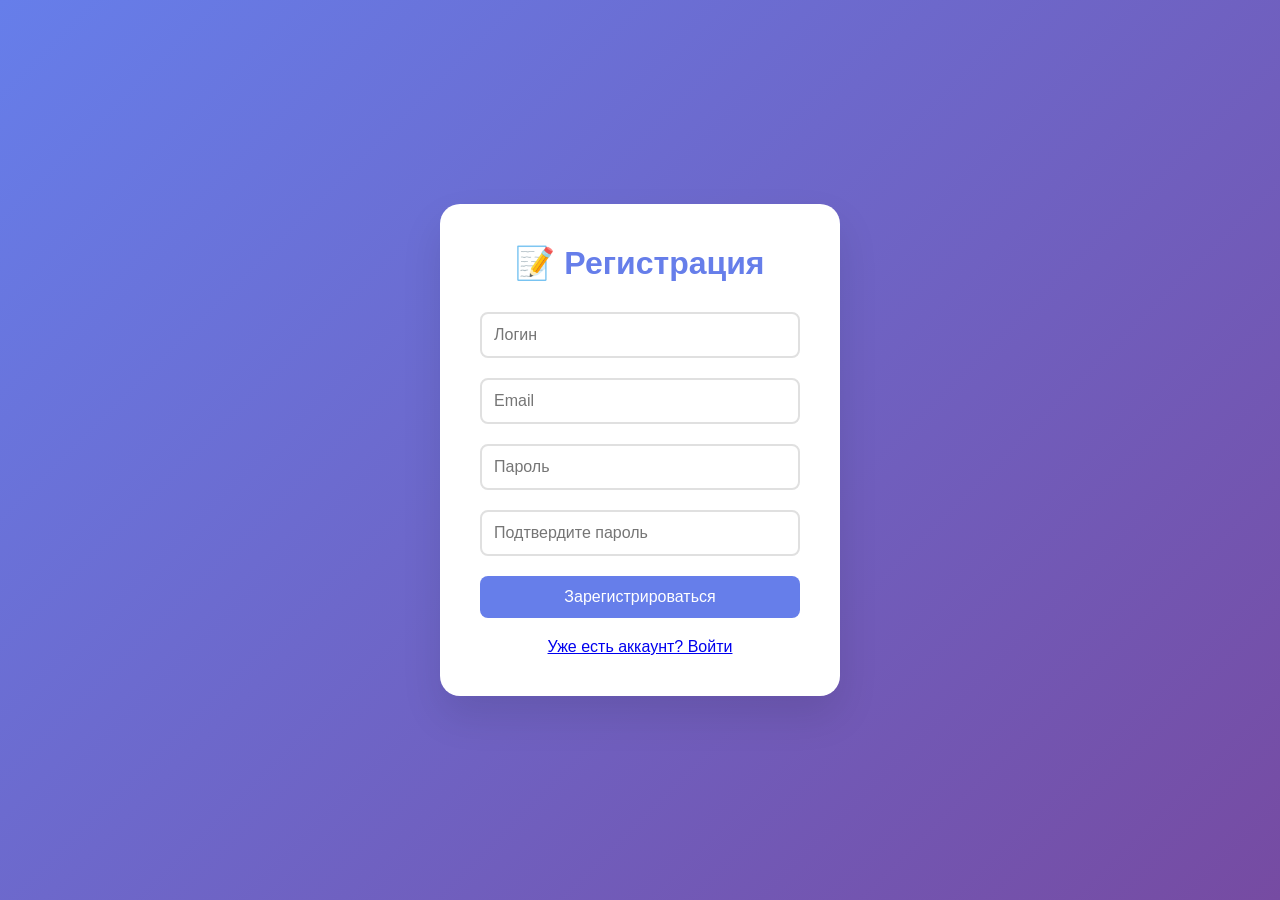
<file: app/ui/register.html>
<!DOCTYPE html>
<html lang="ru">
<head>
    <meta charset="UTF-8">
    <title>Регистрация - Face Recognition</title>
    <style>
        * { margin: 0; padding: 0; box-sizing: border-box; }
        body {
            font-family: 'Segoe UI', Tahoma, Geneva, Verdana, sans-serif;
            background: linear-gradient(135deg, #667eea 0%, #764ba2 100%);
            min-height: 100vh;
            display: flex;
            justify-content: center;
            align-items: center;
        }
        .card {
            background: white;
            padding: 40px;
            border-radius: 20px;
            width: 400px;
            box-shadow: 0 20px 40px rgba(0,0,0,0.1);
        }
        h1 { text-align: center; color: #667eea; margin-bottom: 20px; }
        input {
            width: 100%;
            padding: 12px;
            margin: 10px 0;
            border: 2px solid #e0e0e0;
            border-radius: 8px;
            font-size: 16px;
        }
        button {
            width: 100%;
            padding: 12px;
            background: #667eea;
            color: white;
            border: none;
            border-radius: 8px;
            font-size: 16px;
            cursor: pointer;
            margin-top: 10px;
        }
        .error { color: red; text-align: center; margin-top: 10px; }
        .link { text-align: center; margin-top: 20px; }
    </style>
</head>
<body>
    <div class="card">
        <h1>📝 Регистрация</h1>
        <form id="registerForm">
            <input type="text" id="username" placeholder="Логин" required>
            <input type="email" id="email" placeholder="Email" required>
            <input type="password" id="password" placeholder="Пароль" required>
            <input type="password" id="confirm" placeholder="Подтвердите пароль" required>
            <button type="submit">Зарегистрироваться</button>
            <div id="error" class="error"></div>
        </form>
        <div class="link">
            <a href="login.html">Уже есть аккаунт? Войти</a>
        </div>
    </div>

    <script>
        document.getElementById('registerForm').onsubmit = (e) => {
            e.preventDefault();
            const password = document.getElementById('password').value;
            const confirm = document.getElementById('confirm').value;
            
            if (password !== confirm) {
                document.getElementById('error').textContent = 'Пароли не совпадают';
                return;
            }
            
            const username = document.getElementById('username').value;
            if (username) {
                alert('Регистрация успешна! Теперь войдите.');
                window.location.href = 'login.html';
            }
        };
    </script>
</body>
</html>
</file>
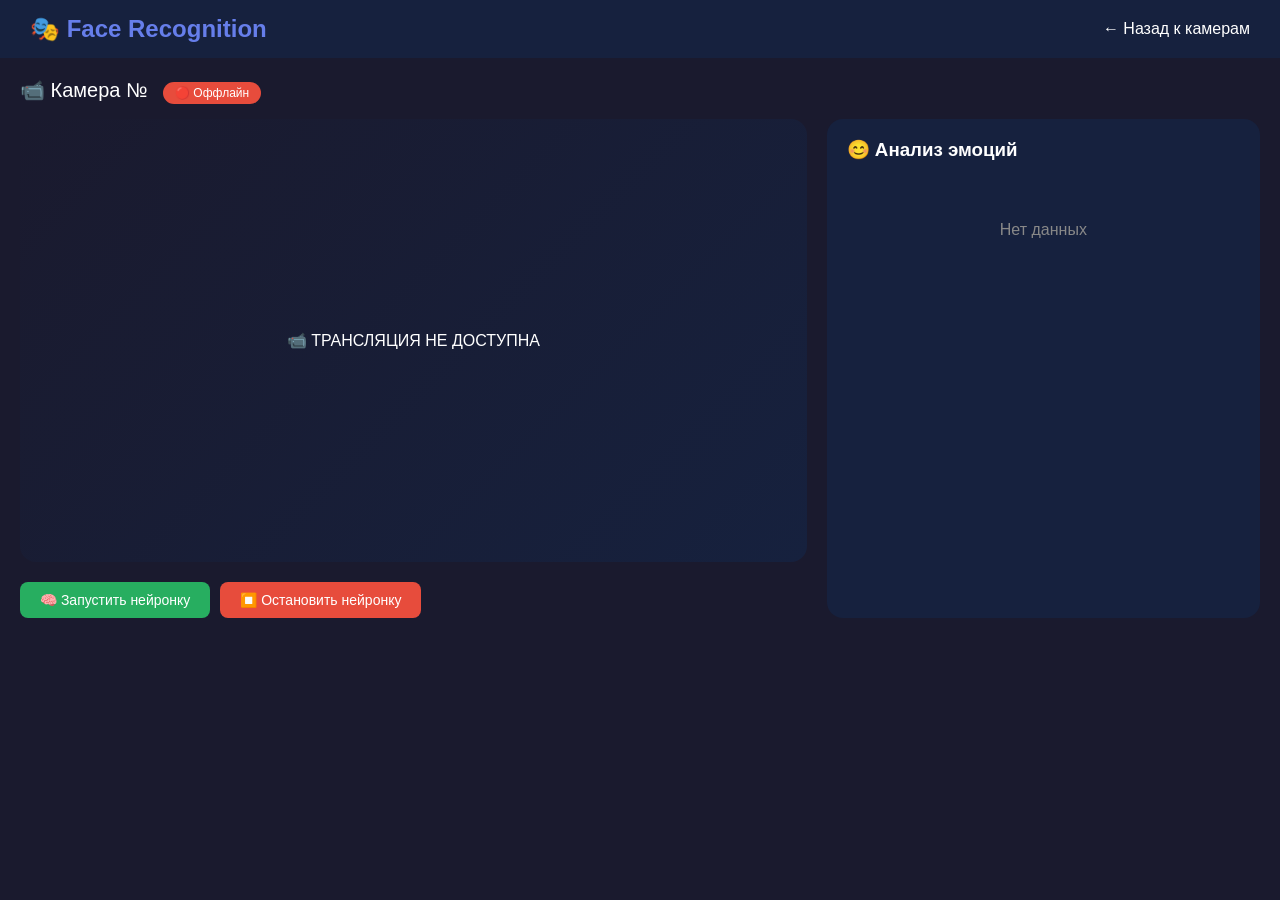
<file: app/ui/stream.html>
<!DOCTYPE html>
<html lang="ru">
<head>
    <meta charset="UTF-8">
    <title>Просмотр камеры - Face Recognition</title>
    <style>
        * { margin: 0; padding: 0; box-sizing: border-box; }
        body {
            font-family: 'Segoe UI', Tahoma, Geneva, Verdana, sans-serif;
            background: #1a1a2e;
        }
        .header {
            background: #16213e;
            padding: 15px 30px;
            display: flex;
            justify-content: space-between;
            align-items: center;
        }
        .logo { color: #667eea; font-size: 24px; font-weight: bold; }
        .back-link { color: white; text-decoration: none; }
        .container { max-width: 1400px; margin: 0 auto; padding: 20px; }
        .stream-wrapper { display: flex; gap: 20px; flex-wrap: wrap; }
        .video-section { flex: 2; min-width: 500px; }
        .video-player {
            background: #000;
            border-radius: 16px;
            overflow: hidden;
        }
        .video-placeholder {
            aspect-ratio: 16/9;
            display: flex;
            align-items: center;
            justify-content: center;
            color: white;
            background: linear-gradient(135deg, #1a1a2e, #16213e);
            text-align: center;
            padding: 20px;
        }
        .emotions-section {
            flex: 1;
            min-width: 280px;
            background: #16213e;
            border-radius: 16px;
            padding: 20px;
        }
        .emotions-section h3 { color: white; margin-bottom: 20px; }
        .emotions-list { list-style: none; }
        .emotions-list li {
            background: #1a1a2e;
            margin: 10px 0;
            padding: 12px;
            border-radius: 8px;
            display: flex;
            justify-content: space-between;
            color: white;
        }
        .emotion-badge { background: #667eea; padding: 4px 12px; border-radius: 20px; font-size: 12px; }
        .controls { margin-top: 20px; display: flex; gap: 10px; }
        .controls button { padding: 10px 20px; border: none; border-radius: 8px; cursor: pointer; font-size: 14px; }
        .btn-start { background: #27ae60; color: white; }
        .btn-stop { background: #e74c3c; color: white; }
        .camera-title { color: white; margin-bottom: 15px; font-size: 20px; }
        .status-badge { display: inline-block; padding: 4px 12px; border-radius: 20px; font-size: 12px; margin-left: 10px; background: #e74c3c; color: white; }
        .no-data-message { text-align: center; padding: 40px; color: #888; }
    </style>
</head>
<body>
    <div class="header">
        <div class="logo">🎭 Face Recognition</div>
        <a href="dashboard.html" class="back-link">← Назад к камерам</a>
    </div>

    <div class="container">
        <div class="camera-title">
            📹 Камера №<span id="cameraId"></span>
            <span id="streamStatus" class="status-badge">🔴 Оффлайн</span>
        </div>
        
        <div class="stream-wrapper">
            <div class="video-section">
                <div class="video-player">
                    <div id="videoContainer" class="video-placeholder">
                        📹 ТРАНСЛЯЦИЯ НЕ ДОСТУПНА
                    </div>
                </div>
                <div class="controls">
                    <button class="btn-start" id="startNeuralBtn" disabled>🧠 Запустить нейронку</button>
                    <button class="btn-stop" id="stopNeuralBtn" disabled>⏹️ Остановить нейронку</button>
                </div>
            </div>
            
            <div class="emotions-section">
                <h3>😊 Анализ эмоций</h3>
                <div id="emotionsContainer">
                    <div class="no-data-message">Нет данных</div>
                </div>
            </div>
        </div>
    </div>

    <script>
        const urlParams = new URLSearchParams(window.location.search);
        const cameraId = urlParams.get('id');
        document.getElementById('cameraId').textContent = cameraId;
        
        document.getElementById('startNeuralBtn').onclick = () => alert('API нейронки в разработке');
        document.getElementById('stopNeuralBtn').onclick = () => alert('API нейронки в разработке');
    </script>
</body>
</html>
</file>
